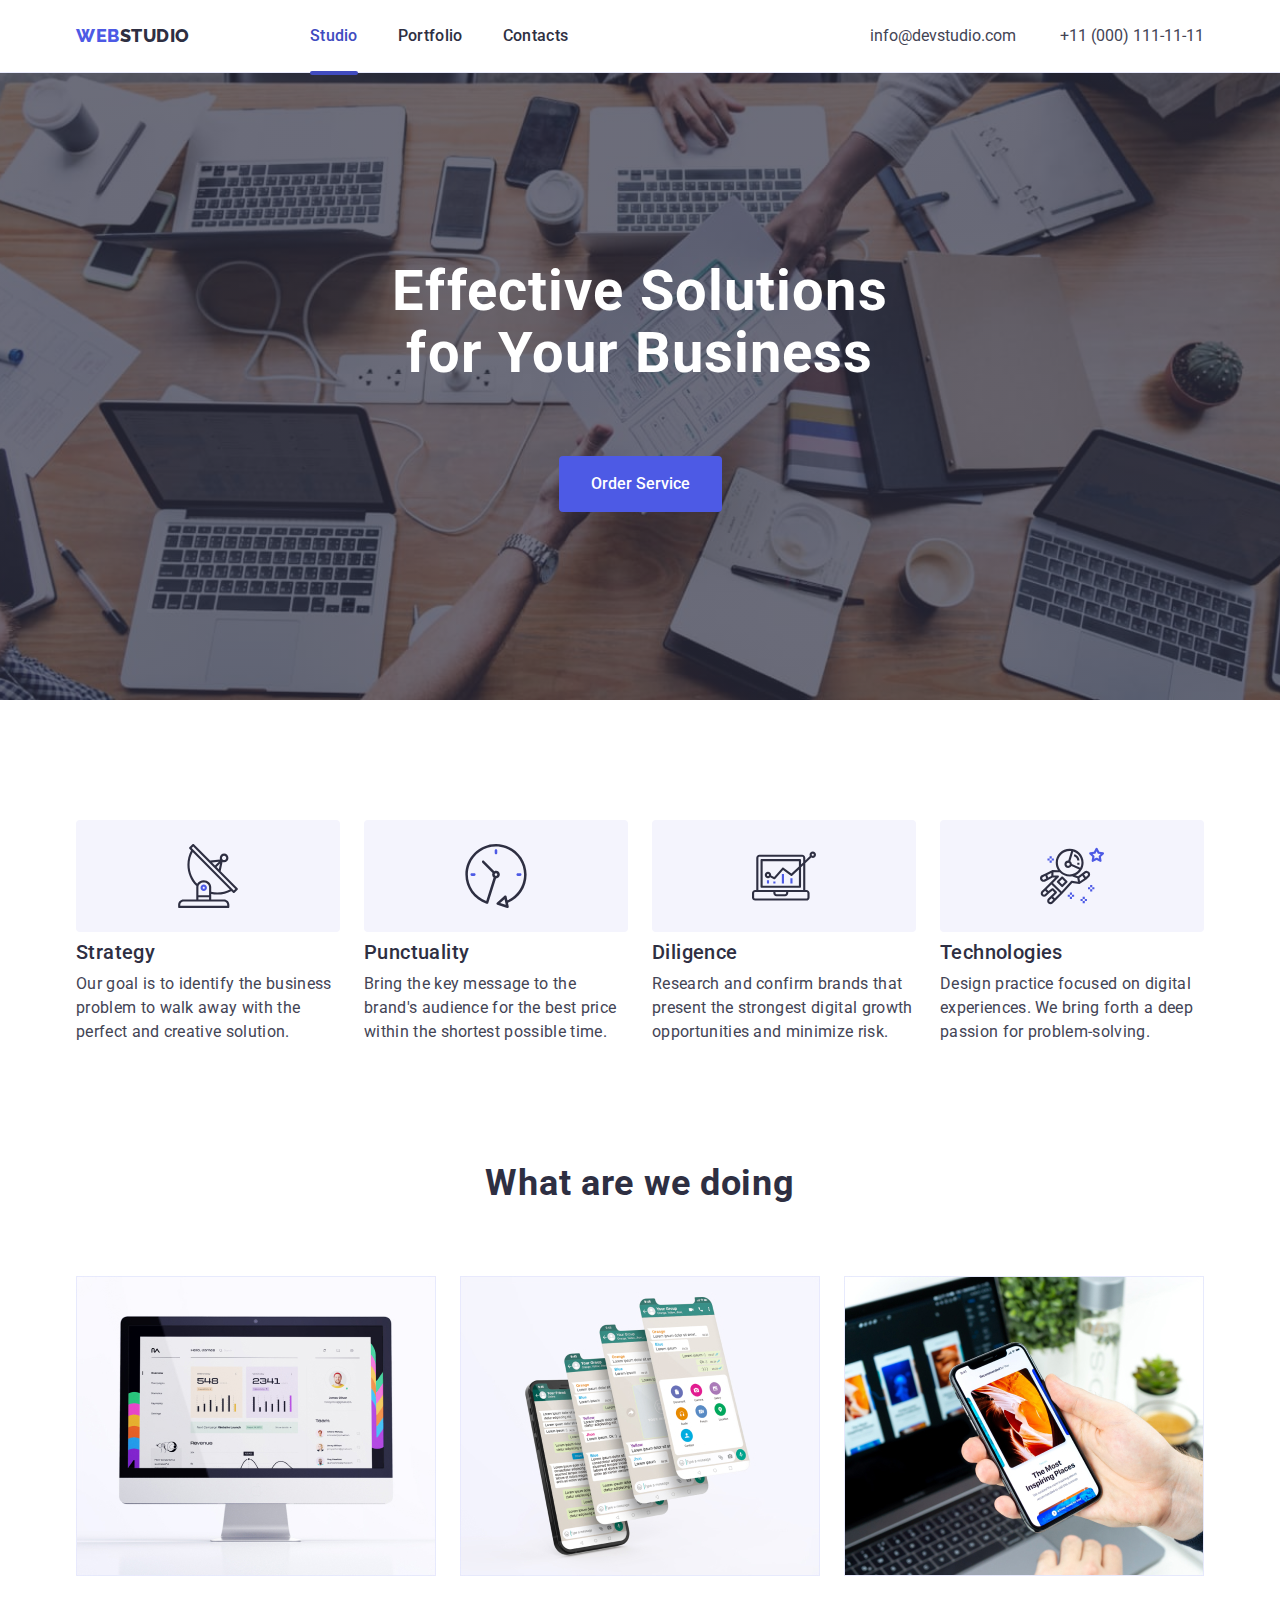
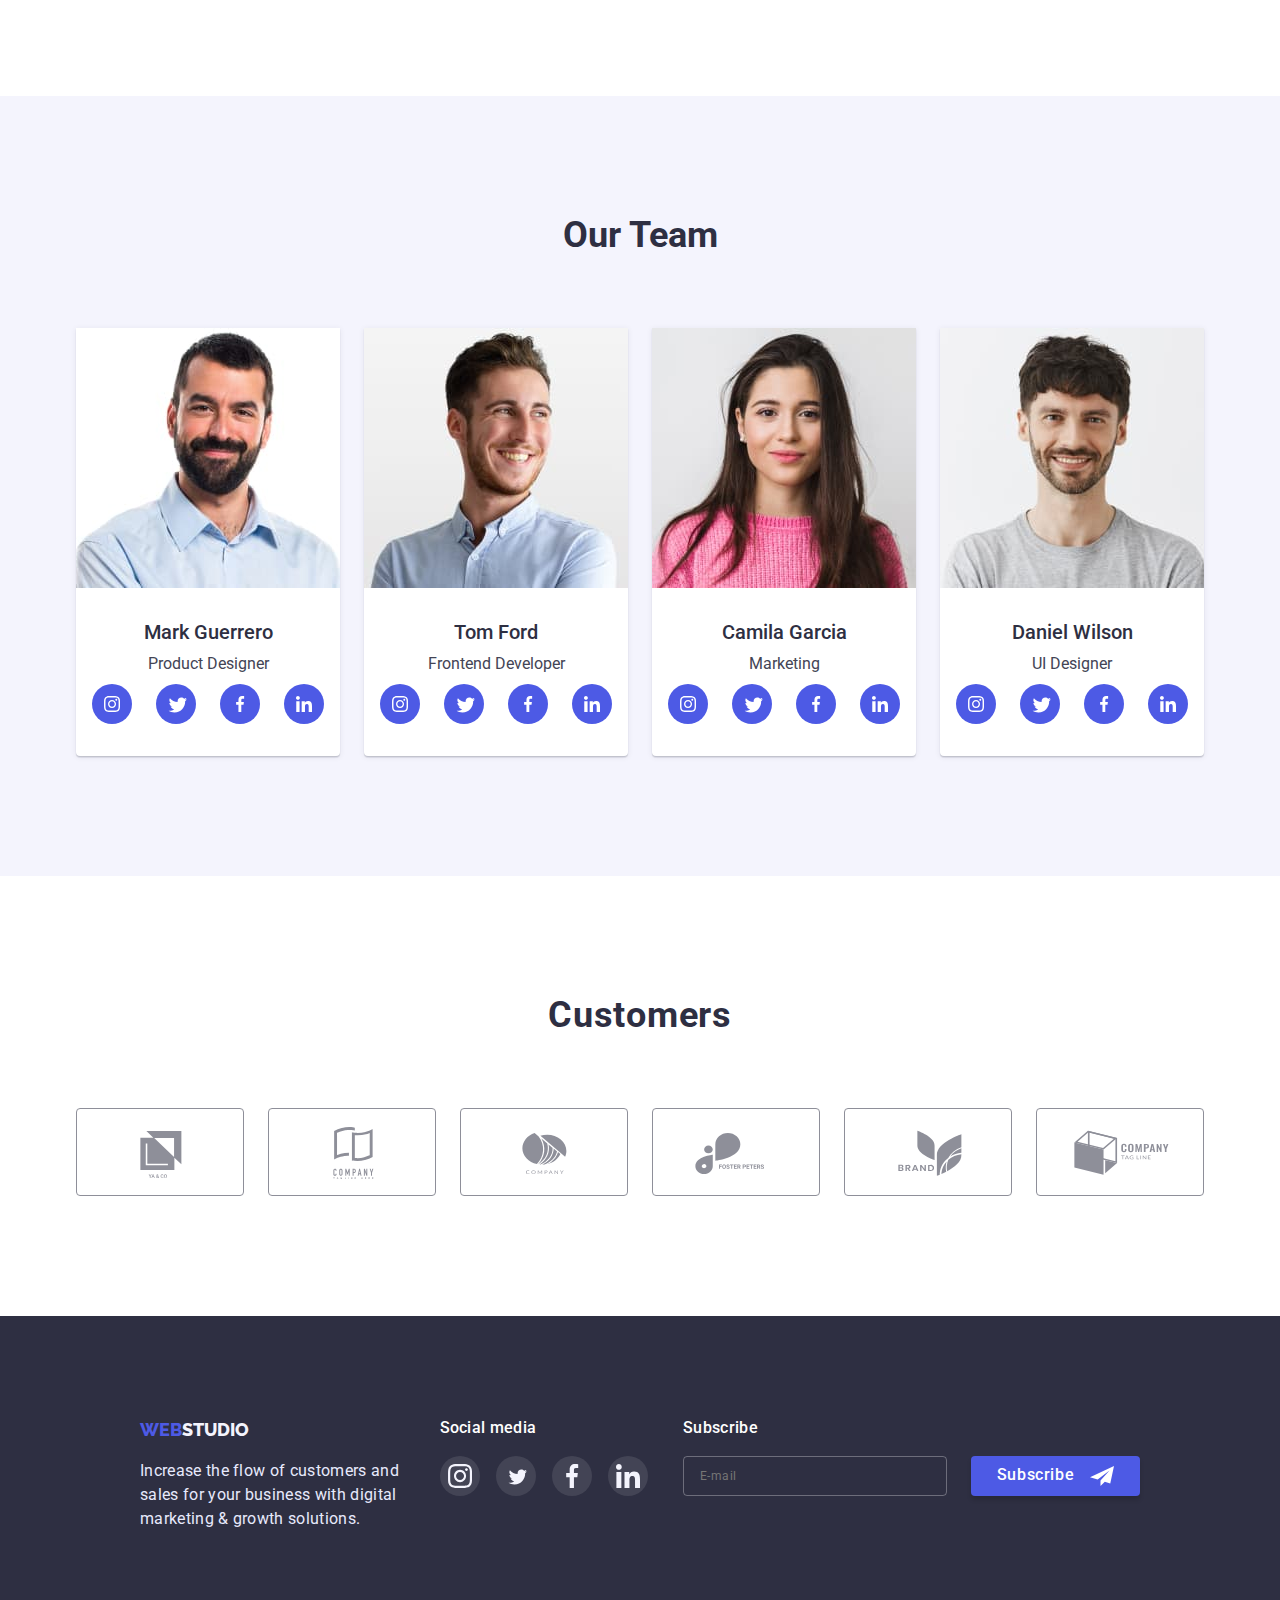
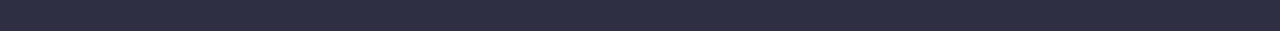
<file: index.html>
<!DOCTYPE html>
<html lang="en">

<head>
  <meta charset="UTF-8" />
  <meta http-equiv="X-UA-Compatible" content="IE=edge" />
  <meta name="viewport" content="width=device-width, initial-scale=1.0" />
  <title>WebStudio</title>
  <link href="https://fonts.googleapis.com/css2?family=Raleway:wght@800&family=Roboto:wght@400;500;700;900&display=swap"
    rel="stylesheet">
  <link rel="stylesheet" href="https://cdnjs.cloudflare.com/ajax/libs/modern-normalize/1.1.0/modern-normalize.min.css">
  <link rel="stylesheet" href="./css/modal.css" />
  <link rel="stylesheet" href="./css/tablet.css" />
  <link rel="stylesheet" href="./css/desktop.css" />
  <link rel="stylesheet" href="./css/styles.css" />
  <link rel="stylesheet" href="./css/mobile.css" />
</head>

<body class="body">

  <!-- Header top -->
  <header class="header-section header-line">
    <div class="container header-flex">
      <div class="header-justify">
        <nav class="block block-modal">

          <!-- nav -->

          <a href="./index.html" class="header-logo">
            <span class="header-logo-color">Web</span>Studio</a>

          <ul class="header-list list block">
            <li class="header-item block">
              <a href="./index.html" class="header-link link active">Studio</a>
            </li>
            <li class="header-item block">
              <a href="./portfolio.html" class="header-link link">Portfolio</a>
            </li>
            <li class="header-item block">
              <a href="" class="header-link link">Contacts</a>
            </li>
          </ul>
        </nav>

        <!-- mobile modal -->

        <button type="button" class="modal-menu-button js-open-menu">
          <svg class="modal-burger-color" width="32" height="22">
            <use href="./images/icons-optymisov.svg#icon-burger"></use>
          </svg>
        </button>
      </div>

      <address class="header-retreat-raz">
        <ul class="list link header-list-address">
          <li class="header-item block-inline">
            <a href="mailto:info@devstudio.com" class="header-info link">info@devstudio.com</a>
          </li>
          <li class="header-item block-inline">
            <a href="tel:+110001111111" class="header-info link link-phone">+11 (000) 111-11-11</a>
          </li>
        </ul>
      </address>
    </div>

    <div class="mobile-menu js-menu-container">
      <div class="container mobile-menu-container">
        <button type="button" class="mobile-menu-close-btn js-close-menu">
          <svg class="mobile-menu-close-icon" width="8" height="8">
            <use href="./images/icons-optymisov.svg#icon-close-black-18dp"></use>
          </svg>
        </button>
        <ul class="mobile-menu-menu">
          <li class="mobile-menu-link">
            <a href="./index.html" class="mobile-menu-text link active">Studio</a>
          </li>
          <li class="mobile-menu-link">
            <a href="./portfolio.html" class="mobile-menu-text link">Portfolio</a>
          </li>
          <li class="mobile-menu-link">
            <a href="" class="mobile-menu-text link">Contacts</a>
          </li>
        </ul>
        <address class="">
          <ul class="mobile-menu-address">
            <li class="mobile-menu-address-link">
              <a href="mailto:info@devstudio.com" class="link mobile-menu-text-address">info@devstudio.com</a>
            </li>
            <li class="mobile-menu-address-link">
              <a href="tel:+110001111111" class="link mobile-menu-text-tel">+11 (000) 111-11-11</a>
            </li>
          </ul>
        </address>
        <ul class="mobile-menu-social-list list">
          <li class="ourteam-social-item">
            <a href="" class="ourteam-social-link link">
              <svg class="social-icon">
                <use href="./images/icons.svg#icon-instagram"></use>
              </svg>
            </a>
          </li>
          <li class="ourteam-social-item">
            <a href="" class="ourteam-social-link link">
              <svg class="social-icon">
                <use href="./images/icons.svg#icon-twitter"></use>
              </svg>
            </a>
          </li>
          <li class="ourteam-social-item">
            <a href="" class="ourteam-social-link link">
              <svg class="social-icon">
                <use href="./images/icons.svg#icon-facebook"></use>
              </svg>
            </a>
          </li>
          <li class="ourteam-social-item">
            <a href="" class="ourteam-social-link link">
              <svg class="social-icon">
                <use href="./images/icons.svg#icon-linkedin"></use>
              </svg>
            </a>
          </li>
        </ul>
      </div>
    </div>
  </header>

  <!-- /Header top -->

  <main>

    <!-- Hero -->

    <section class="hero-section">
      <div class="container">
        <h1 class="hero-image">Effective Solutions for Your Business</h1>

        <button type="button" class="hero-image-btn hero-button" data-modal-open>
          Order Service
        </button>
      </div>
    </section>

    <!-- /Hero -->

    <!-- Our features -->
    <section class="hero-advantages-section">
      <div class="container">
        <h2 class="visually-hidden">About us</h2>
        <ul class="list advantages-block">
          <li class="li-inline-block li-block-dist">
            <div class="hero-advantages-list">
              <svg class="hero-advantages-icon" width="64" height="64">
                <use href="./images/icons.svg#icon-antenna"></use>
              </svg>
            </div>
            <h3 class="hero-advantages-direction">Strategy</h3>
            <p class="hero-advantages-text">
              Our goal is to identify the business problem to walk away with
              the perfect and creative solution.
            </p>
          </li>
          <li class="li-inline-block li-block-dist">
            <div class="hero-advantages-list">
              <svg class="hero-advantages-icon" width="64" height="64">
                <use href="./images/icons.svg#icon-clock"></use>
              </svg>
            </div>
            <h3 class="hero-advantages-direction">Punctuality</h3>
            <p class="hero-advantages-text">
              Bring the key message to the brand's audience for the best price
              within the shortest possible time.
            </p>
          </li>
          <li class="li-inline-block li-block-dist">
            <div class="hero-advantages-list">
              <svg class="hero-advantages-icon" width="64" height="64">
                <use href="./images/icons.svg#icon-diagram"></use>
              </svg>
            </div>
            <h3 class="hero-advantages-direction">Diligence</h3>
            <p class="hero-advantages-text">
              Research and confirm brands that present the strongest digital
              growth opportunities and minimize risk.
            </p>
          </li>
          <li class="li-inline-block li-block-dist">
            <div class="hero-advantages-list">
              <svg class="hero-advantages-icon" width="64" height="64">
                <use href="./images/icons.svg#icon-astronaut"></use>
              </svg>
            </div>
            <h3 class="hero-advantages-direction">Technologies</h3>
            <p class="hero-advantages-text">
              Design practice focused on digital experiences. We bring forth a
              deep passion for problem-solving.
            </p>
          </li>
        </ul>
      </div>
    </section>
    <!-- /About section -->


    <!-- Our work -->
    <section class="wedoing-direction-section">
      <div class="container">
        <h2 class="wedoing-direction-text">What are we doing</h2>
        <ul class="list block">
          <li class="">
            <picture>
              <source media="(max-width: 1440px)" srcset="
                    ./images/desktop-doing-ekran-1x.jpg 1x,
                    ./images/desktop-doing-ekran-2x.jpg 2x
                  " />
              <img src="./images/img1.jpg" alt="website" width="360" height="300" />
            </picture>
          </li>
          <li class="">
            <picture>
              <source media="(max-width: 1440px)" srcset="
                    ./images/desktop-doing-tel-1x.jpg 1x,
                    ./images/desktop-doing-tel-2x.jpg 2x
                  " />
              <img src="./images/img2.jpg" alt="mobile apps" width="360" height="300" />
            </picture>
          </li>
          <li class="">
            <picture>
              <source media="(max-width: 1440px)" srcset="
                    ./images/desktop-doing-net-1x.jpg 1x,
                    ./images/desktop-doing-net-2x.jpg 2x
                  " />
              <img src="./images/img3.jpg" alt="design" width="360" height="300" />
            </picture>
          </li>
        </ul>
      </div>
    </section>
    <!-- /Our work -->

    <!-- Our team -->
    <section class="ourteam-section">
      <div class="container">
        <h2 class="ourteam-title">Our Team</h2>
        <ul class="list ourteam-block">
          <li class="ourteam-item">
            <picture>
              <source media="" srcset="./images/mark-1x.jpg 1x, ./images/mark-2x.jpg 2x" width="264" height="260" />
              <img src="./images/img-a.jpg" alt="Mark Guerrero" width="264" height="260" />
            </picture>

            <div class="ourteam-block-man">
              <h3 class="ourteam-name">Mark Guerrero</h3>
              <p class="ourteam-function">Product Designer</p>
              <ul class="ourteam-social-list list">
                <li class="ourteam-social-item">
                  <a href="" class="ourteam-social-link link">
                    <svg class="ourteam-social-icon">
                      <use href="./images/icons.svg#icon-instagram"></use>
                    </svg>
                  </a>
                </li>
                <li class="ourteam-social-item">
                  <a href="" class="ourteam-social-link link">
                    <svg class="ourteam-social-icon social-icon-twitter">
                      <use href="./images/icons.svg#icon-twitter"></use>
                    </svg>
                  </a>
                </li>
                <li class="ourteam-social-item">
                  <a href="" class="ourteam-social-link link">
                    <svg class="ourteam-social-icon">
                      <use href="./images/icons.svg#icon-facebook"></use>
                    </svg>
                  </a>
                </li>
                <li class="ourteam-social-item">
                  <a href="" class="ourteam-social-link link">
                    <svg class="ourteam-social-icon">
                      <use href="./images/icons.svg#icon-linkedin"></use>
                    </svg>
                  </a>
                </li>
              </ul>
            </div>
          </li>

          <li class="ourteam-item">
            <picture>
              <source media="" srcset="./images/tom-1x.jpg 1x, ./images/tom-2x.jpg 2x" />
              <img src="./images/img-b.jpg" alt="Tom Ford" width="264" height="260" />
            </picture>

            <div class="ourteam-block-man">
              <h3 class="ourteam-name">Tom Ford</h3>
              <p class="ourteam-function">Frontend Developer</p>
              <ul class="ourteam-social-list list">
                <li class="ourteam-social-item">
                  <a href="" class="ourteam-social-link link">
                    <svg class="ourteam-social-icon">
                      <use href="./images/icons.svg#icon-instagram"></use>
                    </svg>
                  </a>
                </li>
                <li class="ourteam-social-item">
                  <a href="" class="ourteam-social-link link">
                    <svg class="ourteam-social-icon social-icon-twitter">
                      <use href="./images/icons.svg#icon-twitter"></use>
                    </svg>
                  </a>
                </li>
                <li class="ourteam-social-item">
                  <a href="" class="ourteam-social-link link">
                    <svg class="ourteam-social-icon">
                      <use href="./images/icons.svg#icon-facebook"></use>
                    </svg>
                  </a>
                </li>
                <li class="ourteam-social-item">
                  <a href="" class="ourteam-social-link link">
                    <svg class="ourteam-social-icon">
                      <use href="./images/icons.svg#icon-linkedin"></use>
                    </svg>
                  </a>
                </li>
              </ul>
            </div>
          </li>

          <li class="ourteam-item">
            <picture>
              <source media="" srcset="./images/cam-1x.jpg 1x, ./images/cam-2x.jpg 2x" />
              <img src="./images/img-c.jpg" alt="Camila Garcia" width="264" height="260" />
            </picture>

            <div class="ourteam-block-man">
              <h3 class="ourteam-name">Camila Garcia</h3>
              <p class="ourteam-function">Marketing</p>
              <ul class="ourteam-social-list list">
                <li class="ourteam-social-item">
                  <a href="" class="ourteam-social-link link">
                    <svg class="ourteam-social-icon">
                      <use href="./images/icons.svg#icon-instagram"></use>
                    </svg>
                  </a>
                </li>
                <li class="ourteam-social-item">
                  <a href="" class="ourteam-social-link link">
                    <svg class="ourteam-social-icon social-icon-twitter">
                      <use href="./images/icons.svg#icon-twitter"></use>
                    </svg>
                  </a>
                </li>
                <li class="ourteam-social-item">
                  <a href="" class="ourteam-social-link link">
                    <svg class="ourteam-social-icon">
                      <use href="./images/icons.svg#icon-facebook"></use>
                    </svg>
                  </a>
                </li>
                <li class="ourteam-social-item">
                  <a href="" class="ourteam-social-link link">
                    <svg class="ourteam-social-icon">
                      <use href="./images/icons.svg#icon-linkedin"></use>
                    </svg>
                  </a>
                </li>
              </ul>
            </div>
          </li>

          <li class="ourteam-item">
            <picture>
              <source media="" srcset="./images/dan-1x.jpg 1x, ./images/dan-2x.jpg 2x" />
              <img src="./images/img-d.jpg" alt="Daniel Wilson" width="264" height="260" />
            </picture>

            <div class="ourteam-block-man">
              <h3 class="ourteam-name">Daniel Wilson</h3>
              <p class="ourteam-function">UI Designer</p>
              <ul class="ourteam-social-list list">
                <li class="ourteam-social-item">
                  <a href="" class="ourteam-social-link link">
                    <svg class="ourteam-social-icon" width="40" height="40">
                      <use href="./images/icons.svg#icon-instagram"></use>
                    </svg>
                  </a>
                </li>
                <li class="ourteam-social-item">
                  <a href="" class="ourteam-social-link link">
                    <svg class="ourteam-social-icon social-icon-twitter">
                      <use href="./images/icons.svg#icon-twitter"></use>
                    </svg>
                  </a>
                </li>
                <li class="ourteam-social-item">
                  <a href="" class="ourteam-social-link link">
                    <svg class="ourteam-social-icon">
                      <use href="./images/icons.svg#icon-facebook"></use>
                    </svg>
                  </a>
                </li>
                <li class="ourteam-social-item">
                  <a href="" class="ourteam-social-link link">
                    <svg class="ourteam-social-icon">
                      <use href="./images/icons.svg#icon-linkedin"></use>
                    </svg>
                  </a>
                </li>
              </ul>
            </div>
          </li>
        </ul>
      </div>
    </section>
    <!-- /Our team -->


    <!-- Customers -->

    <section class="customers-section">
      <div class="container">
        <h2 class="customers-title">Customers</h2>
        <ul class="customers-list list">
          <li class="customers-item">
            <a href="" class="customers-link link"><svg class="customers-icon">
                <use href="./images/icons.svg#icon-client-logo-a"></use>
              </svg>
            </a>
          </li>
          <li class="customers-item">
            <a href="" class="customers-link link"><svg class="customers-icon">
                <use href="./images/icons.svg#icon-client-logo-b"></use>
              </svg>
            </a>
          </li>
          <li class="customers-item">
            <a href="" class="customers-link link"><svg class="customers-icon">
                <use href="./images/icons.svg#icon-client-logo-c"></use>
              </svg>
            </a>
          </li>
          <li class="customers-item">
            <a href="" class="customers-link link"><svg class="customers-icon">
                <use href="./images/icons.svg#icon-client-logo-d"></use>
              </svg>
            </a>
          </li>
          <li class="customers-item">
            <a href="" class="customers-link link"><svg class="customers-icon">
                <use href="./images/icons.svg#icon-client-logo-e"></use>
              </svg>
            </a>
          </li>
          <li class="customers-item">
            <a href="" class="customers-link link"><svg class="customers-icon">
                <use href="./images/icons.svg#icon-client-logo-f"></use>
              </svg>
            </a>
          </li>
        </ul>
      </div>
    </section>
    <!-- /Customers -->

  </main>

  <!-- Footer -->
  <footer class="footer">
    <div class="container">
      <div class="footer-block-block">
        <div class="footer-block">
          <div class="footer-logo">
            <a href="./index.html" class="footer-logo-color">
              <span class="header-logo-color">Web</span>Studio
            </a>
          </div>

          <p class="footer-text">
            Increase the flow of customers and sales for your business with
            digital marketing & growth solutions.
          </p>
        </div>
        <div class="footer-block-social">
          <h3 class="footer-block-social-title">Social media</h3>
          <ul class="footer-social-list list">
            <li class="footer-social-item">
              <a href="" class="footer-social-link link">
                <svg class="social-icon">
                  <use href="./images/icons.svg#icon-instagram"></use>
                </svg>
              </a>
            </li>
            <li class="footer-social-item">
              <a href="" class="footer-social-link link">
                <svg class="social-icon">
                  <use href="./images/icons.svg#icon-twitter"></use>
                </svg>
              </a>
            </li>
            <li class="footer-social-item">
              <a href="" class="footer-social-link link">
                <svg class="social-icon">
                  <use href="./images/icons.svg#icon-facebook"></use>
                </svg>
              </a>
            </li>
            <li class="footer-social-item">
              <a href="" class="footer-social-link link">
                <svg class="social-icon">
                  <use href="./images/icons.svg#icon-linkedin"></use>
                </svg>
              </a>
            </li>
          </ul>
        </div>

        <!-- subscribe  -->
        <div class="footer-form-container">
          <p class="footer-form-text">Subscribe</p>
          <form class="footer-form">
            <label>
              <input type="email" name="user-email" class="footer-modal-form-input" required placeholder="E-mail" />
            </label>
            <button type="submit" class="footer-modal-form-submit">
              <span class="footer-modal-form-submit-text">Subscribe</span>
              <svg class="footer-modal-form-submit-icon" width="24" height="24">
                <use href="./images/icons-optymisov.svg#icon-subscribe"></use>
              </svg>
            </button>
          </form>
        </div>
      </div>
    </div>
  </footer>
  <!-- /Footer -->



  <!-- Modal  -->

  <div class="modal-backdrop is-hidden" data-modal>
    <div class="modal-modal">
      <div>
        <button type="button" class="modal-close-btn" data-modal-close>
          <svg class="modal-close-btn-icon" width="8" height="8">
            <use href="./images/icons-optymisov.svg#icon-close-black-18dp"></use>
          </svg>
        </button>
      </div>

      <div class="modal-grup">
        <p class="modal-grup-text">
          Leave your contacts and we will call you back
        </p>
        <form class="modal-contact-form">
          <div>
            <label for="names" class="modal-label">
              <span class="modal-label-text">Name</span>

              <input type="text" class="modal-contact-form-input" name="fullname" id="names" required
                pattern="^[a-zA-Zа-яА-Я]+$" minlength="2" />
              <svg class="modal-icon" width="22" height="24">
                <use href="./images/icons-optymisov.svg#icon-person-black-18dp-1"></use>
              </svg>
            </label>
          </div>

          <div>
            <label for="phone" class="modal-label">
              <span class="modal-label-text">Phone</span>

              <input type="tel" class="modal-contact-form-input" name="phone" id="phone" required
                pattern="[0-9]{3}-[0-9]{3}-[0-9]{2}-[0-9]{2}" title="xxx-xxx-xx-xx" />
              <svg class="modal-icon" width="22" height="24">
                <use href="./images/icons-optymisov.svg#icon-phone-black-18dp-1"></use>
              </svg>
            </label>
          </div>

          <div>
            <label for="email" class="modal-label">
              <span class="modal-label-text">Email</span>

              <input type="email" class="modal-contact-form-input" name="email" id="email" />
              <svg class="modal-icon" width="22" height="24">
                <use href="./images/icons-optymisov.svg#icon-email-black-18dp-1"></use>
              </svg>
            </label>
          </div>

          <label for="comment" class="modal-label-text">Comment</label>
          <textarea name="user_message" class="modal-for-message" placeholder="Text input" id="comment"></textarea>

          <div>
            <input type="checkbox" name="user_policy" id="user-policy" class="modal-form-check visually-hidden" />
            <label for="user-policy" class="modal-form-check-privacy">I accept the terms and conditions of the&nbsp;
              <a href="" class="modal-form-check-privacy-line">Privacy Policy</a>
            </label>
          </div>

          <div>
            <button type="submit" class="modal-image-btn modal-button">
              <span class="modal-text-btn">Send</span>
            </button>
          </div>
        </form>
      </div>
    </div>
  </div>
  <script src="./js/modal.js"></script>
  <script src="./js/mobile-menu.js"></script>
</body>

</html>
</file>
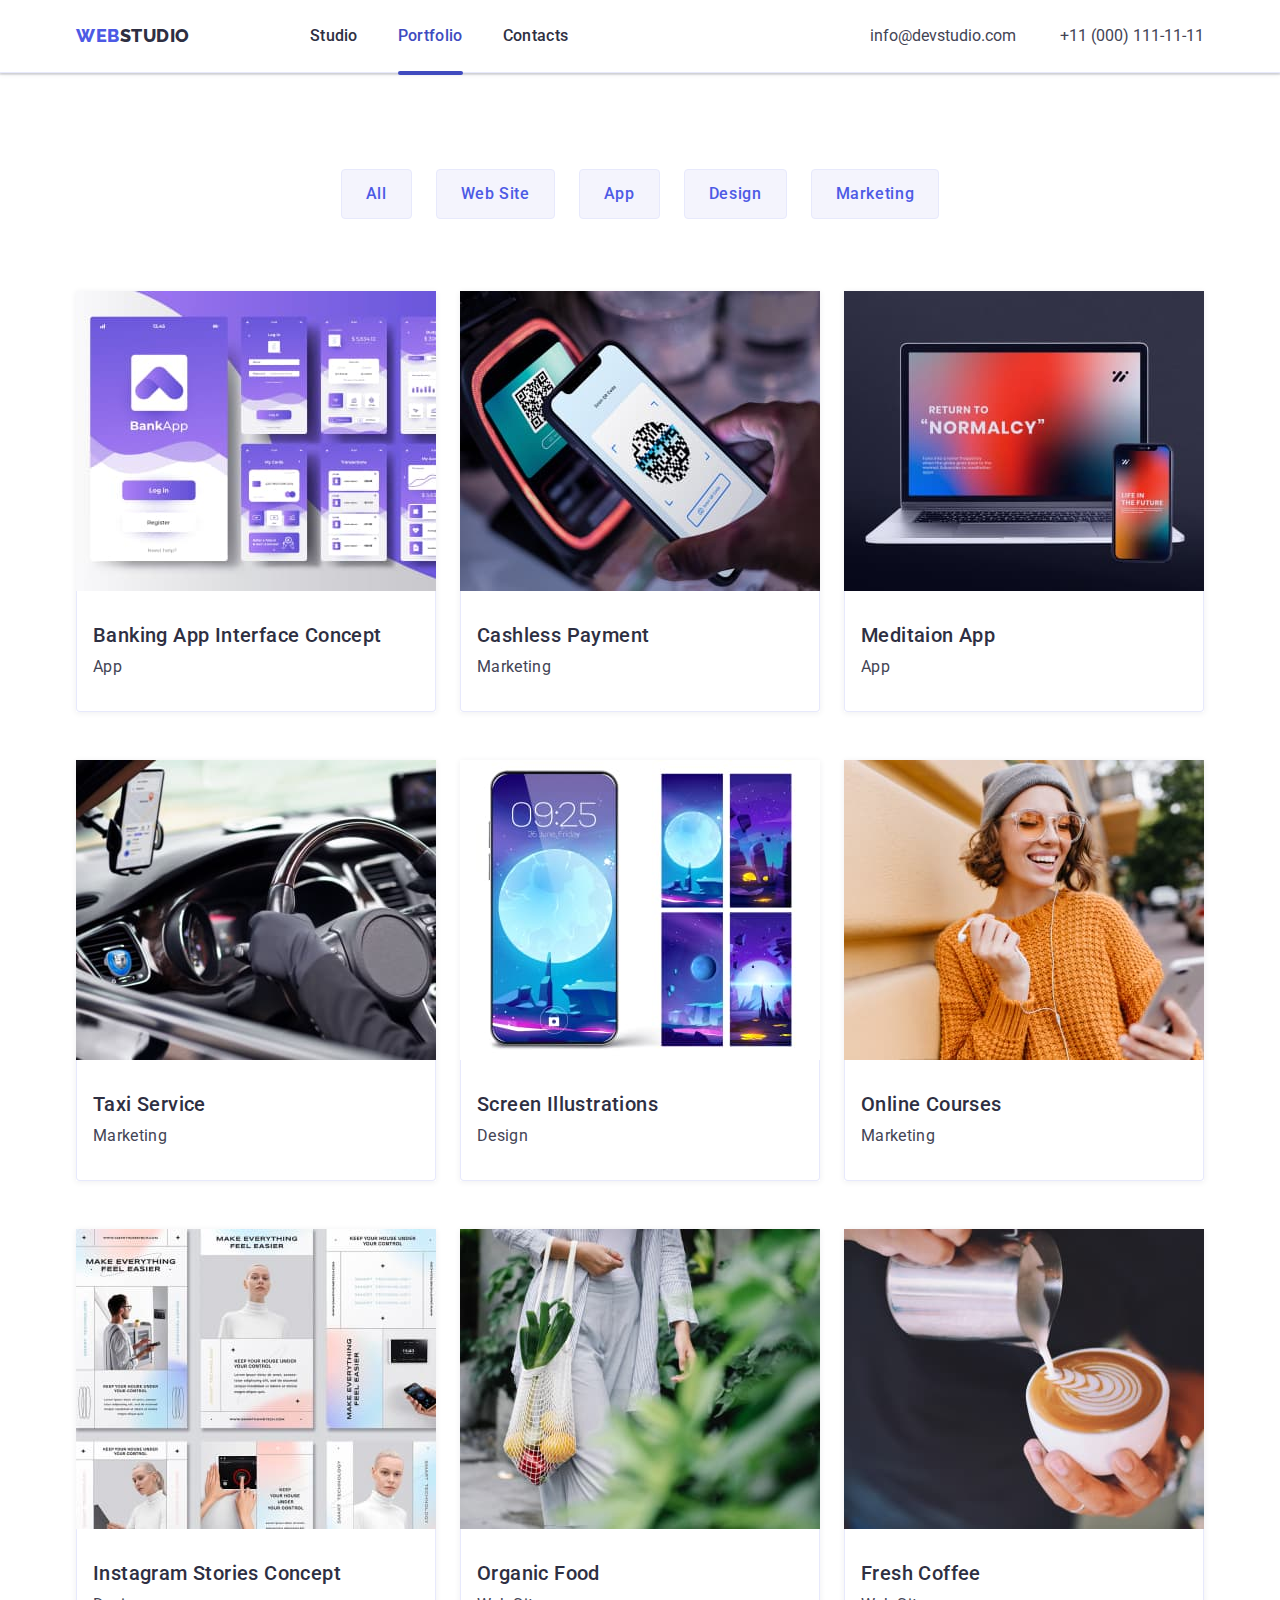
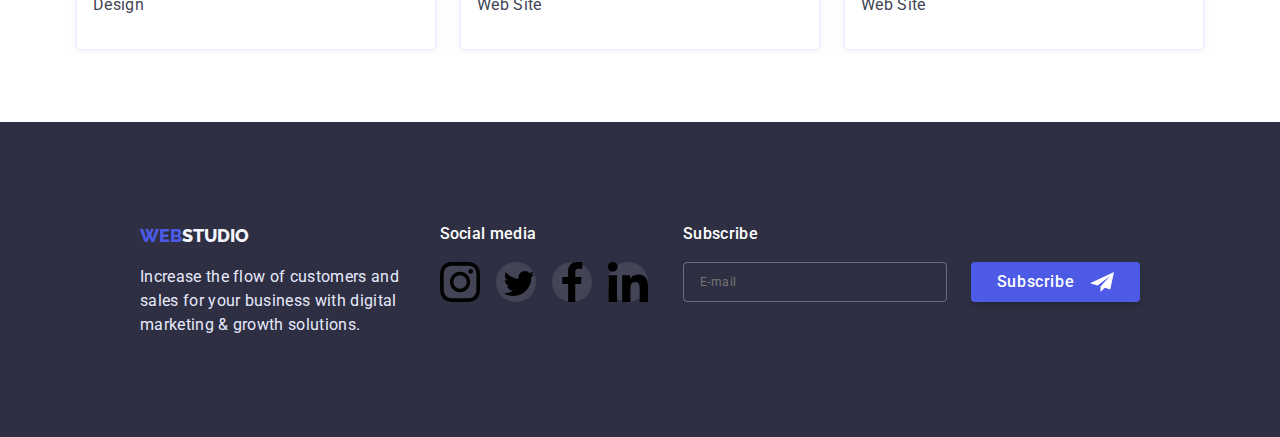
<file: portfolio.html>
<!DOCTYPE html>
<html lang="en">

<head>
  <meta charset="UTF-8" />
  <meta http-equiv="X-UA-Compatible" content="IE=edge" />
  <meta name="viewport" content="width=device-width, initial-scale=1.0" />
  <title>Portfolio</title>
  <link href="https://fonts.googleapis.com/css2?family=Raleway:wght@800&family=Roboto:wght@400;500;700;900&display=swap"
    rel="stylesheet">
  <link rel="stylesheet" href="https://cdnjs.cloudflare.com/ajax/libs/modern-normalize/1.1.0/modern-normalize.min.css">
  <link rel="stylesheet" href="./css/modal.css" />
  <link rel="stylesheet" href="./css/tablet.css" />
  <link rel="stylesheet" href="./css/desktop.css" />
  <link rel="stylesheet" href="./css/styles.css" />
  <link rel="stylesheet" href="./css/mobile.css" />
</head>

<body class="body">

  <!-- Header top -->
  <header class="header-section header-line">
    <div class="container header-flex">
      <div class="header-justify">
        <nav class="block block-modal">

          <!-- nav -->

          <a href="./index.html" class="header-logo">
            <span class="header-logo-color">Web</span>Studio</a>

          <ul class="header-list list block">
            <li class="header-item block">
              <a href="./index.html" class="header-link link">Studio</a>
            </li>
            <li class="header-item block">
              <a href="./portfolio.html" class="header-link link active">Portfolio</a>
            </li>
            <li class="header-item block">
              <a href="" class="header-link link">Contacts</a>
            </li>
          </ul>
        </nav>

        <!-- mobile modal -->

        <button type="button" class="modal-menu-button js-open-menu">
          <svg class="modal-burger-color" width="32" height="22">
            <use href="./images/icons-optymisov.svg#icon-burger"></use>
          </svg>
        </button>
      </div>

      <address class="header-retreat-raz">
        <ul class="list link header-list-address">
          <li class="header-item block-inline">
            <a href="mailto:info@devstudio.com" class="header-info link">info@devstudio.com</a>
          </li>
          <li class="header-item block-inline">
            <a href="tel:+110001111111" class="header-info link">+11 (000) 111-11-11</a>
          </li>
        </ul>
      </address>
    </div>

    <div class="mobile-menu js-menu-container">
      <div class="container mobile-menu-container">
        <button type="button" class="mobile-menu-close-btn js-close-menu">
          <svg class="mobile-menu-close-icon" width="8" height="8">
            <use href="./images/icons-optymisov.svg#icon-close-black-18dp"></use>
          </svg>
        </button>
        <ul class="mobile-menu-menu">
          <li class="mobile-menu-link">
            <a href="./index.html" class="mobile-menu-text link">Studio</a>
          </li>
          <li class="mobile-menu-link">
            <a href="./portfolio.html" class="mobile-menu-text link active">Portfolio</a>
          </li>
          <li class="mobile-menu-link">
            <a href="" class="mobile-menu-text link">Contacts</a>
          </li>
        </ul>
        <address class="">
          <ul class="mobile-menu-address">
            <li class="mobile-menu-address-link">
              <a href="mailto:info@devstudio.com" class="link mobile-menu-text-address">info@devstudio.com</a>
            </li>
            <li class="mobile-menu-address-link">
              <a href="tel:+110001111111" class="link mobile-menu-text-tel">+11 (000) 111-11-11</a>
            </li>
          </ul>
        </address>
        <ul class="mobile-menu-social-list list">
          <li class="ourteam-social-item">
            <a href="" class="ourteam-social-link link">
              <svg class="ourteam-social-icon">
                <use href="./images/icons.svg#icon-instagram"></use>
              </svg>
            </a>
          </li>
          <li class="ourteam-social-item">
            <a href="" class="ourteam-social-link link">
              <svg class="ourteam-social-icon">
                <use href="./images/icons.svg#icon-twitter"></use>
              </svg>
            </a>
          </li>
          <li class="ourteam-social-item">
            <a href="" class="ourteam-social-link link">
              <svg class="ourteam-social-icon">
                <use href="./images/icons.svg#icon-facebook"></use>
              </svg>
            </a>
          </li>
          <li class="ourteam-social-item">
            <a href="" class="ourteam-social-link link">
              <svg class="ourteam-social-icon">
                <use href="./images/icons.svg#icon-linkedin"></use>
              </svg>
            </a>
          </li>
        </ul>
      </div>
    </div>
  </header>

  <!-- /Header top -->


  <main>
    <!-- Content section -->

    <section class="backdown-to-prtf">
      <div class="container">
        <h1 class="visually-hidden">Portfolio</h1>

        <ul class="prtf-filtr list prtf-block">
          <li class="prtf-block-dis">
            <button type="button" class="prtf-btn">All</button>
          </li>
          <li class="prtf-block-dist">
            <button type="button" class="prtf-btn">Web Site</button>
          </li>
          <li class="prtf-block-dist">
            <button type="button" class="prtf-btn">App</button>
          </li>
          <li class="prtf-block-dist">
            <button type="button" class="prtf-btn">Design</button>
          </li>
          <li class="prtf-block-dist">
            <button type="button" class="prtf-btn">Marketing</button>
          </li>
        </ul>

        <!-- CARDS -->

        <ul class="list cards-block">
          <li class="card-list-item">
            <a href="" class="link card">
              <div class="card-list-wrapper">
                <picture>
                  <source media="(min-width: 1200px)" srcset="
                        ./images/desktop-banking.jpg    1x,
                        ./images/desktop-banking@2x.jpg 2x
                      " />
                  <source media="(min-width: 767px)" srcset="
                        ./images/tablet-banking.jpg    1x,
                        ./images/tablet-banking@2x.jpg 2x
                      " />
                  <source media="(max-width: 767px)" srcset="
                        ./images/mobile-banking.jpg    1x,
                        ./images/mobile-banking@2x.jpg 2x
                      " />
                  <img src="./images/project1-1.jpg" alt="Banking App Interface Concept" width="360" height="300" />
                </picture>
                <p class="card-overlay">
                  14 Stylish and User-Friendly App Design Concepts · Task
                  Manager App · Calorie Tracker App · Exotic Fruit Ecommerce
                  App · Cloud Storage App
                </p>
              </div>
              <div class="card-block-text">
                <h2 class="cards-name">Banking App Interface Concept</h2>
                <p class="cards-direction">App</p>
              </div>
            </a>
          </li>

          <li class="card-list-item">
            <a href="" class="link card">
              <div class="card-list-wrapper">
                <picture>
                  <source media="(min-width: 1200px)" srcset="
                        ./images/desktop-cashless.jpg    1x,
                        ./images/desktop-cashless@2x.jpg 2x
                      " />
                  <source media="(min-width: 767px)" srcset="
                        ./images/tablet-cashless.jpg    1x,
                        ./images/tablet-cashless@2x.jpg 2x
                      " />
                  <source media="(max-width: 767px)" srcset="
                        ./images/mobile-cashless.jpg    1x,
                        ./images/mobile-cashless@2x.jpg 2x
                      " />
                  <img src="./images/project1-2.jpg" alt="Cashless Payment" width="360" height="300" />
                </picture>
                <p class="card-overlay">
                  14 Stylish and User-Friendly App Design Concepts · Task
                  Manager App · Calorie Tracker App · Exotic Fruit Ecommerce
                  App · Cloud Storage App
                </p>
              </div>
              <div class="card-block-text">
                <h2 class="cards-name">Cashless Payment</h2>
                <p class="cards-direction">Marketing</p>
              </div>
            </a>
          </li>

          <li class="card-list-item">
            <a href="" class="link card">
              <div class="card-list-wrapper">
                <picture>
                  <source media="(min-width: 1200px)" srcset="
                        ./images/desktop-meditaion.jpg    1x,
                        ./images/desktop-meditaion@2x.jpg 2x
                      " />
                  <source media="(min-width: 767px)" srcset="
                        ./images/tablet-meditaion.jpg    1x,
                        ./images/tablet-meditaion@2x.jpg 2x
                      " />
                  <source media="(max-width: 767px)" srcset="
                        ./images/mobile-meditaion.jpg    1x,
                        ./images/mobile-meditaion@2x.jpg 2x
                      " />
                  <img src="./images/project1-3.jpg" alt="Meditaion App" width="360" height="300" />
                </picture>
                <p class="card-overlay">
                  14 Stylish and User-Friendly App Design Concepts · Task
                  Manager App · Calorie Tracker App · Exotic Fruit Ecommerce
                  App · Cloud Storage App
                </p>
              </div>
              <div class="card-block-text">
                <h2 class="cards-name">Meditaion App</h2>
                <p class="cards-direction">App</p>
              </div>
            </a>
          </li>

          <li class="card-list-item">
            <a href="" class="link card">
              <div class="card-list-wrapper">
                <picture>
                  <source media="(min-width: 1200px)" srcset="
                        ./images/desktop-taxi.jpg    1x,
                        ./images/desktop-taxi@2x.jpg 2x
                      " />
                  <source media="(min-width: 767px)" srcset="
                        ./images/tablet-taxi.jpg    1x,
                        ./images/tablet-taxi@2x.jpg 2x
                      " />
                  <source media="(max-width: 767px)" srcset="
                        ./images/mobile-taxi.jpg    1x,
                        ./images/mobile-taxi@2x.jpg 2x
                      " />
                  <img src="./images/project2-1.jpg" alt="Taxi Service" width="360" height="300" />
                </picture>
                <p class="card-overlay">
                  14 Stylish and User-Friendly App Design Concepts · Task
                  Manager App · Calorie Tracker App · Exotic Fruit Ecommerce
                  App · Cloud Storage App
                </p>
              </div>
              <div class="card-block-text">
                <h2 class="cards-name">Taxi Service</h2>
                <p class="cards-direction">Marketing</p>
              </div>
            </a>
          </li>

          <li class="card-list-item">
            <a href="" class="link card">
              <div class="card-list-wrapper">
                <picture>
                  <source media="(min-width: 1200px)" srcset="
                        ./images/desktop-screen.jpg    1x,
                        ./images/desktop-screen@2x.jpg 2x
                      " />
                  <source media="(min-width: 767px)" srcset="
                        ./images/tablet-screen.jpg    1x,
                        ./images/tablet-screen@2x.jpg 2x
                      " />
                  <source media="(max-width: 767px)" srcset="
                        ./images/mobile-screen.jpg    1x,
                        ./images/mobile-screen@2x.jpg 2x
                      " />
                  <img src="./images/project2-2.jpg" alt="Screen Illustrations" width="360" height="300" />
                </picture>
                <p class="card-overlay">
                  14 Stylish and User-Friendly App Design Concepts · Task
                  Manager App · Calorie Tracker App · Exotic Fruit Ecommerce
                  App · Cloud Storage App
                </p>
              </div>
              <div class="card-block-text">
                <h2 class="cards-name">Screen Illustrations</h2>
                <p class="cards-direction">Design</p>
              </div>
            </a>
          </li>

          <li class="card-list-item">
            <a href="" class="link card">
              <div class="card-list-wrapper">
                <picture>
                  <source media="(min-width: 1200px)" srcset="
                        ./images/desktop-courses.jpg    1x,
                        ./images/desktop-courses@2x.jpg 2x
                      " />
                  <source media="(min-width: 767px)" srcset="
                        ./images/tablet-courses.jpg    1x,
                        ./images/tablet-courses@2x.jpg 2x
                      " />
                  <source media="(max-width: 767px)" srcset="
                        ./images/mobile-courses.jpg    1x,
                        ./images/mobile-courses@2x.jpg 2x
                      " />
                  <img src="./images/project2-3.jpg" alt="Online Courses" width="360" height="300" />
                </picture>
                <p class="card-overlay">
                  14 Stylish and User-Friendly App Design Concepts · Task
                  Manager App · Calorie Tracker App · Exotic Fruit Ecommerce
                  App · Cloud Storage App
                </p>
              </div>
              <div class="card-block-text">
                <h2 class="cards-name">Online Courses</h2>
                <p class="cards-direction">Marketing</p>
              </div>
            </a>
          </li>

          <li class="card-list-item">
            <a href="" class="link card">
              <div class="card-list-wrapper">
                <picture>
                  <source media="(min-width: 1200px)" srcset="
                        ./images/desktop-stories.jpg    1x,
                        ./images/desktop-stories@2x.jpg 2x
                      " />
                  <source media="(min-width: 767px)" srcset="
                        ./images/tablet-stories.jpg    1x,
                        ./images/tablet-stories@2x.jpg 2x
                      " />
                  <source media="(max-width: 767px)" srcset="
                        ./images/mobile-stories.jpg    1x,
                        ./images/mobile-stories@2x.jpg 2x
                      " />
                  <img src="./images/project3-1.jpg" alt="Instagram Stories Concept" width="360" height="300" />
                </picture>
                <p class="card-overlay">
                  14 Stylish and User-Friendly App Design Concepts · Task
                  Manager App · Calorie Tracker App · Exotic Fruit Ecommerce
                  App · Cloud Storage App
                </p>
              </div>
              <div class="card-block-text">
                <h2 class="cards-name">Instagram Stories Concept</h2>
                <p class="cards-direction">Design</p>
              </div>
            </a>
          </li>

          <li class="card-list-item">
            <a href="" class="link card">
              <div class="card-list-wrapper">
                <picture>
                  <source media="(min-width: 1200px)" srcset="
                        ./images/desktop-food.jpg    1x,
                        ./images/desktop-food@2x.jpg 2x
                      " />
                  <source media="(min-width: 767px)" srcset="
                        ./images/tablet-food.jpg    1x,
                        ./images/tablet-food@2x.jpg 2x
                      " />
                  <source media="(max-width: 767px)" srcset="
                        ./images/mobile-food.jpg    1x,
                        ./images/mobile-food@2x.jpg 2x
                      " />
                  <img src="./images/project3-2.jpg" alt="Organic Food" width="360" height="300" />
                </picture>
                <p class="card-overlay">
                  14 Stylish and User-Friendly App Design Concepts · Task
                  Manager App · Calorie Tracker App · Exotic Fruit Ecommerce
                  App · Cloud Storage App
                </p>
              </div>
              <div class="card-block-text">
                <h2 class="cards-name">Organic Food</h2>
                <p class="cards-direction">Web Site</p>
              </div>
            </a>
          </li>

          <li class="card-list-item">
            <a href="" class="link card">
              <div class="card-list-wrapper">
                <picture>
                  <source media="(min-width: 1200px)" srcset="
                        ./images/desktop-coffee.jpg    1x,
                        ./images/desktop-coffee@2x.jpg 2x
                      " />
                  <source media="(min-width: 767px)" srcset="
                        ./images/tablet-coffee.jpg    1x,
                        ./images/tablet-coffee@2x.jpg 2x
                      " />
                  <source media="(max-width: 767px)" srcset="
                        ./images/mobile-coffee.jpg    1x,
                        ./images/mobile-coffee@2x.jpg 2x
                      " />
                  <img src="./images/project3-3.jpg" alt="Fresh Coffee" width="360" height="300" />
                </picture>
                <p class="card-overlay">
                  14 Stylish and User-Friendly App Design Concepts · Task
                  Manager App · Calorie Tracker App · Exotic Fruit Ecommerce
                  App · Cloud Storage App
                </p>
              </div>
              <div class="card-block-text">
                <h2 class="cards-name">Fresh Coffee</h2>
                <p class="cards-direction">Web Site</p>
              </div>
            </a>
          </li>
        </ul>
      </div>
    </section>
  </main>

  <!-- /CARDS -->

  <!-- Footer -->
  <footer class="footer">
    <div class="container">
      <div class="footer-block-block">
        <div class="footer-block">
          <div class="footer-logo">
            <a href="./index.html" class="footer-logo-color">
              <span class="header-logo-color">Web</span>Studio
            </a>
          </div>

          <p class="footer-text">
            Increase the flow of customers and sales for your business with
            digital marketing & growth solutions.
          </p>
        </div>
        <div class="footer-block-social">
          <h3 class="footer-block-social-title">Social media</h3>
          <ul class="footer-social-list list">
            <li class="footer-social-item">
              <a href="" class="footer-social-link link">
                <svg class="footer-social-icon">
                  <use href="./images/icons.svg#icon-instagram"></use>
                </svg>
              </a>
            </li>
            <li class="footer-social-item">
              <a href="" class="footer-social-link link">
                <svg class="footer-social-icon">
                  <use href="./images/icons.svg#icon-twitter"></use>
                </svg>
              </a>
            </li>
            <li class="footer-social-item">
              <a href="" class="footer-social-link link">
                <svg class="footer-social-icon">
                  <use href="./images/icons.svg#icon-facebook"></use>
                </svg>
              </a>
            </li>
            <li class="footer-social-item">
              <a href="" class="footer-social-link link">
                <svg class="footer-social-icon">
                  <use href="./images/icons.svg#icon-linkedin"></use>
                </svg>
              </a>
            </li>
          </ul>
        </div>

        <!-- subscribe  -->
        <div class="footer-form-container">
          <p class="footer-form-text">Subscribe</p>
          <form class="footer-form">
            <label>
              <input type="email" name="user-email" class="footer-modal-form-input" required placeholder="E-mail" />
            </label>
            <button type="submit" class="footer-modal-form-submit">
              <span class="footer-modal-form-submit-text">Subscribe</span>
              <svg class="footer-modal-form-submit-icon" width="24" height="24">
                <use href="./images/icons-optymisov.svg#icon-subscribe"></use>
              </svg>
            </button>
          </form>
        </div>
      </div>
    </div>
  </footer>
  <!-- /Footer -->

  <script src="./js/mobile-menu.js"></script>
</body>

</html>
</file>
<file: css/modal.css>
@media screen and (min-width: 480px) {
  .container {
    /* max-width: 428px; */
    margin-left: auto;
    margin-right: auto;
  }
}

@media screen and (min-width: 767px) {
  .modal-menu-button {
    display: none;
  }

  .modal-menu-button {
    border: none;
    line-height: 0;
  }

  /* .header-section {
    padding-top: 16px;
    padding-bottom: 16px;
  } */
}

button {
  padding: 0;
  border-width: 0;
  background-color: transparent;
}

.modal-burger-color {
  background-color: var(--main-title-color);
  stroke: #2e2f42;
  /* width: 32px;
  height: 22px; */
}

@media screen and (max-width: 767px) {
  .header-list {
    display: none;
  }
}

@media screen and (max-width: 767px) {
  .header-list-address {
    display: none;
  }
}

.header-justify {
  display: flex;
  justify-content: space-between;
  align-items: center;
  padding-top: 24px;
  padding-bottom: 24px;
}

/*hero image*/

.hero-section {
  background-image: linear-gradient(
      rgba(46, 47, 66, 0.7),
      rgba(46, 47, 66, 0.7)
    ),
    url(../images/mobile-hero-img-1x.jpg);
}

@media screen and (min-device-pixel-ratio: 2) and (max-width: 767px),
  screen and (min-resolution: 192dpi) and (max-width: 767px),
  screen and (min-resolution: 2dppx) and (max-width: 767px) {
  .hero-section {
    background-image: linear-gradient(
        rgba(46, 47, 66, 0.7),
        rgba(46, 47, 66, 0.7)
      ),
      url(../images/mobile-hero-img-2x.jpg);
  }
}

@media screen and (max-width: 767px) {
  .hero-image {
    font-size: 36px;
    line-height: 1.11;
    text-transform: capitalize;
    max-width: 320px;
  }
}

/* hero-advantages */

@media screen and (max-width: 767px) {
  .hero-advantages-icon {
    display: none;
  }

  .hero-advantages-direction {
    font-weight: 700;
    font-size: 36px;
    line-height: 1.11;
    margin-bottom: 8px;
  }

  .hero-advantages-text {
    font-weight: 500;
    font-size: 16px;
    line-height: 1.5;
    letter-spacing: 0.02em;
  }

  .hero-advantages-section {
    padding-top: 96px;
    padding-bottom: 96px;
  }

  .hero-advantages-direction {
    text-align: center;
  }

  .li-inline-block {
    /* max-width: 396px;
    height: 96px; */
    display: inline-block;
    margin-bottom: 72px;
  }
}

.li-inline-block:last-child {
  margin-bottom: 0;
}

/* wedoing-direction */

@media screen and (max-width: 767px) {
  .wedoing-direction-section {
    display: none;
  }
}

/* ourteam-section */

@media screen and (max-width: 767px) {
  .ourteam-section {
    padding-top: 96px;
    padding-bottom: 128px;
  }

  .ourteam-block {
    display: block;
  }

  .ourteam-item {
    margin-bottom: 72px;
    margin-left: auto;
    margin-right: auto;
    max-width: 264px;
  }

  .ourteam-item:last-child {
    margin-bottom: 0;
  }

  .ourteam-social-list {
    margin-left: 14px;
    margin-right: 14px;
  }

  .ourteam-social-list {
    display: flex;
    justify-content: space-evenly;
    margin-top: 8px;
  }
}

/*---- Customers ----*/

@media screen and (max-width: 767px) {
  .customers-section {
    padding-top: 96px;
    padding-bottom: 96px;
  }

  .customers-list {
    gap: 72px 16px;
  }

  .customers-link {
    width: 190px;
    height: 88px;
  }

  .customers-icon {
    width: 110px;
    height: 56px;
  }
}

/*----- footer -----*/

@media screen and (max-width: 767px) {
  .footer {
    background: var(--accent-color-logo-dark);
    padding-top: 96px;
    padding-bottom: 96px;
  }

  .footer-block-block {
    display: block;
  }

  .footer-block {
    max-width: 268px;
    display: block;
    margin-left: auto;
    margin-right: auto;
    margin-bottom: 72px;
  }

  .footer-block-social {
    width: 268px;
    display: block;
    margin-left: auto;
    margin-right: auto;
    margin-bottom: 72px;
  }

  .footer-block-social-title {
    text-align: center;
  }

  .footer-logo {
    margin-bottom: 16px;
    text-align: center;
  }

  /* subscribe */

  .footer-form-text {
    text-align: center;
    font-weight: 500;
    color: #ffffff;
    margin-bottom: 16px;
  }

  .footer-modal-form-input {
    color: #ffffff;
    background-color: inherit;
    width: 100%;
    margin-bottom: 16px;
    border: 1px solid rgba(255, 255, 255, 0.3);
    border-radius: 4px;
    padding: 9px 16px;
    transition: border-color var(--timing);
  }

  .footer-modal-form-input::placeholder {
    font-size: 12px;
    line-height: 2;
    letter-spacing: 0.04em;
    color: rgba(255, 255, 255, 0.6);
  }

  .footer-modal-form-input:focus {
    outline: none;
    border-color: #4d5ae5;
  }

  .footer-modal-form-submit {
    margin: 0 auto;
    display: flex;
    justify-content: center;
    align-items: center;
    min-width: 169px;
    align-self: center;
    padding: 8px 24px;
    background-color: #4d5ae5;
    border: none;
    box-shadow: 0px 4px 4px rgba(0, 0, 0, 0.15);
    border-radius: 4px;
    transition: background-color var(--timing);
  }

  .footer-modal-form-submit:hover,
  .footer-modal-form-submit:focus {
    background-color: var(--color-button-link);
    cursor: pointer;
  }

  .footer-modal-form-submit-text {
    font-weight: 500;
    font-size: 16px;
    line-height: 1.15;
    letter-spacing: 0.04em;
    color: #ffffff;
    margin-right: 16px;
  }

  .footer-modal-form-submit-icon {
    fill: #ffffff;
  }
}
</file>
<file: css/tablet.css>
@media screen and (min-width: 767px) {
  .container {
    max-width: 768px;
    flex-direction: column;
  }
  .block {
    display: inline-block;
  }
  .header-item {
    margin-left: 40px;
  }
  /* .header-item:first-child {
    margin-left: 0;
  } */
  .header-info {
    font-size: 12px;
    line-height: 1.33;
    margin-bottom: 4px;
  }
  .link-phone {
    margin-left: 0;
    margin-bottom: 0px;
  }
  .header-flex {
    display: flex;
    flex-direction: row;
    justify-content: space-between;
    align-items: center;
  }
  .header-logo {
    margin-right: 80px;
  }
  .li-inline-block:nth-last-child(-n + 2) {
    margin-bottom: 0;
  }
}

/*hero image*/

@media screen and (min-width: 767px) {
  .hero-section {
    padding-top: 112px;
    padding-bottom: 112px;
    background-image: linear-gradient(
        rgba(46, 47, 66, 0.7),
        rgba(46, 47, 66, 0.7)
      ),
      url(../images/tablet-hero-img-1x.jpg);
    /* height: 436px; */
  }
}

@media screen and (min-device-pixel-ratio: 2) and (min-width: 767px),
  screen and (min-resolution: 192dpi) and (min-width: 767px),
  screen and (min-resolution: 2dppx) and (min-width: 767px) {
  .hero-section {
    background-image: linear-gradient(
        rgba(46, 47, 66, 0.7),
        rgba(46, 47, 66, 0.7)
      ),
      url(../images/tablet-hero-img-2x.jpg);
    /* height: 436px; */
  }
}

@media screen and (min-width: 767px) {
  .hero-image {
    font-size: 56px;
    line-height: 1.1;
    width: 520px;
    margin-bottom: 40px;
    /* padding: 112px 0 40px 0; */
  }
}

/* hero-advantages */

@media screen and (min-width: 767px) {
  .hero-advantages-icon {
    display: none;
  }

  .hero-advantages-direction {
    font-weight: 700;
    font-size: 36px;
    line-height: 1.11;
    margin-bottom: 8px;
  }

  .hero-advantages-text {
    font-weight: 500;
    font-size: 16px;
    line-height: 1.5;
  }

  .hero-advantages-section {
    padding-top: 96px;
    padding-bottom: 96px;
  }

  .li-inline-block {
    width: 356px;
    /* height: 120px; */
    display: inline-block;
    margin-bottom: 72px;
  }

  .advantages-block {
    display: flex;
    width: 736px;
    flex-wrap: wrap;
    justify-content: space-between;
  }
}

/* wedoing-direction */

@media screen and (min-width: 768px) {
  .wedoing-direction-section {
    display: none;
  }
}

/* ourteam-section */

@media screen and (min-width: 767px) {
  .ourteam-section {
    padding-top: 96px;
    padding-bottom: 104px;
  }

  .ourteam-block {
    display: flex;
    flex-wrap: wrap;
    gap: 64px 24px;
    justify-content: center;
  }

  .ourteam-social-list {
    margin-left: 14px;
    margin-right: 14px;
  }

  .ourteam-social-list {
    display: flex;
    justify-content: space-between;
    margin-top: 8px;
  }
}

/*---- customers ----*/

@media screen and (min-width: 767px) {
  .customers-section {
    padding-top: 96px;
    padding-bottom: 96px;
  }

  .customers-list {
    gap: 72px 24px;
  }

  .customers-link {
    width: 168px;
    height: 88px;
  }

  .customers-icon {
    width: 104px;
    height: 56px;
  }
}

/*----- footer -----*/

@media screen and (min-width: 767px) {
  .footer {
    background: var(--accent-color-logo-dark);
    padding-top: 96px;
    padding-bottom: 96px;
    padding-left: 108px;
    padding-right: 108px;
  }

  .footer-block-block {
    width: 584px;
    display: flex;
    flex-wrap: wrap;
    gap: 0 24px;
    padding-left: 16px;
    padding-right: 16px;
    margin-left: auto;
    margin-right: auto;
  }

  .footer-block {
    width: 264px;
    margin-bottom: 72px;
  }

  .footer-block-social {
    width: 208px;
  }

  .footer-subscribe-grop {
    position: relative;
  }

  .footer-subscribe-btn {
    position: absolute;
    top: -40px;
    right: -175px;
  }

  .footer-form-text {
    font-weight: 500;
    color: #ffffff;
    margin-bottom: 16px;
    font-size: 16px;
    line-height: 1.5;
    letter-spacing: 0.02em;
  }

  .footer-form {
    display: flex;
    justify-content: center;
    align-items: center;
    gap: 24px;
    flex-wrap: wrap;
  }

  .footer-modal-form-input {
    width: 264px;
    margin-bottom: 0;
  }
}

/*------ portfolio -----*/

@media screen and (min-width: 767px) {
  .prtf-filtr {
    justify-content: center;
    display: flex;
    gap: 24px;
    margin-bottom: 64px;
  }

  .prtf-btn {
    padding: 12px 24px;
  }

  .backdown-to-prtf {
    padding-top: 64px;
    padding-bottom: 64px;
  }
}

/* CARDS */

@media screen and (min-width: 767px) {
}

/* modal */

@media screen and (min-width: 767px) {
  .modal-modal {
    width: 408px;
    height: 586px;
  }
}

.mobile-menu {
  display: none;
}
</file>
<file: css/desktop.css>
@media screen and (min-width: 1200px) {
  .container {
    max-width: 1160px;
  }
}

@media screen and (min-width: 1200px) {
  /* .header-section {
    padding-top: 24px;
    padding-bottom: 24px;
  } */
  .block-inline {
    display: inline-block;
  }
  .header-info {
    font-size: 16px;
    line-height: 1.5;
  }
}

/* hero */

@media screen and (min-width: 1200px) {
  .hero-section {
    padding-top: 188px;
    padding-bottom: 188px;
    max-width: 1440px;
    margin-left: auto;
    margin-right: auto;
    background-image: linear-gradient(
        rgba(46, 47, 66, 0.7),
        rgba(46, 47, 66, 0.7)
      ),
      url(../images/desktop-hero-img-1x.jpg);
    /* height: 600px; */
  }
}

@media screen and (min-device-pixel-ratio: 2) and (min-width: 1200px),
  screen and (min-resolution: 192dpi) and (min-width: 1200px),
  screen and (min-resolution: 2dppx) and (min-width: 1200px) {
  .hero-section {
    background-image: linear-gradient(
        rgba(46, 47, 66, 0.7),
        rgba(46, 47, 66, 0.7)
      ),
      url(../images/desktop-hero-img-2x.jpg);
    /* height: 600px; */
  }
}

@media screen and (min-width: 1200px) {
  .hero-image {
    font-size: 56px;
    line-height: 1.1;
    width: 520px;
  }
}

/* hero-advantages */

@media screen and (min-width: 1200px) {
  .hero-advantages-icon {
    display: flex;
  }

  .hero-advantages-direction {
    font-weight: 500;
    font-size: 20px;
    line-height: 1.2;
    letter-spacing: 0.02em;
    margin-bottom: 8px;
  }

  .hero-advantages-text {
    font-weight: 400;
    font-size: 16px;
    line-height: 1.5;
    letter-spacing: 0.02em;
  }

  .hero-advantages-list {
    display: flex;
    gap: 24px;
    justify-content: center;
    align-items: center;
    margin-bottom: 8px;
    border-radius: 4px;
    background-color: var(--ourteam-foto);
    padding: 24px 0;
    color: var(--accent-color-logo-dark);
  }

  .hero-advantages-section {
    padding-top: 120px;
    padding-bottom: 120px;
  }

  .li-inline-block {
    width: 264px;
    margin-bottom: 0;
  }

  .advantages-block {
    display: flex;
    width: 1128px;
    flex-wrap: wrap;
    justify-content: space-between;
  }
}

/* wedoing */

@media screen and (min-width: 1200px) {
  .wedoing-direction-section {
    padding-bottom: 120px;
    display: flex;
  }

  .wedoing-direction-text {
    font-weight: 700;
    font-size: 36px;
    line-height: 1.11;
    letter-spacing: 0.02em;
    color: var(--accent-color-logo-dark);
    text-align: center;
    margin-bottom: 72px;
  }

  .block {
    display: flex;
    justify-content: space-between;
    align-items: center;
  }
}

/* ourteam-section */

@media screen and (min-width: 1200px) {
  .ourteam-section {
    padding-top: 120px;
    padding-bottom: 120px;
  }

  .ourteam-social-list {
    display: flex;
    gap: 24px;
    justify-content: center;
    margin-top: 8px;
  }
}

/*---- customers ----*/

@media screen and (min-width: 1200px) {
  .customers-section {
    padding-top: 120px;
    padding-bottom: 120px;
  }

  .customers-list {
    gap: 24px;
  }

  .customers-link {
    width: 168px;
    height: 88px;
  }

  .customers-icon {
    width: 104px;
    height: 56px;
  }
}

/*----- footer -----*/

@media screen and (min-width: 1200px) {
  .footer {
    background: var(--accent-color-logo-dark);
    padding-top: 100px;
    padding-bottom: 100px;
  }

  .footer-block {
    width: 264px;
    margin-bottom: 0;
  }

  .footer-block-block {
    width: 100%;
    gap: 0;
  }

  .footer-block-social {
    margin-left: auto;
    margin-bottom: 0;
  }

  .footer-form-container {
    margin-left: auto;
    margin-bottom: 0px;
  }
}

/*------ portfolio -----*/

@media screen and (min-width: 1200px) {
  .prtf-filtr {
    justify-content: center;
    display: flex;
    gap: 24px;
    margin-bottom: 72px;
  }

  .prtf-button {
    padding: 12px 24px;
  }

  .backdown-to-prtf {
    padding-top: 96px;
    padding-bottom: 72px;
  }
}

/* CARDS */

@media screen and (min-width: 1200px) {
}

/* modal */

@media screen and (min-width: 1200px) {
  .modal-modal {
    width: 408px;
    height: 584px;
  }
}
</file>
<file: css/styles.css>
:root {
  --main-title-color: #ffffff;
  --accent-color-logo-dark: #2e2f42;
  --accent-color-logo: #f4f4fd;
  --footer-text-color: #e7e9fc;
  --ourteam-foto: #f4f4fd;
  --advantages-ourteam-text: #434455;
  --heder-color-info: #434455;
  --color-button-link: #404bbf;
  --color-logo-button: #4d5ae5;
  --card-shadow: 0px 2px 1px -1px rgba(0, 0, 0, 0.2),
    0px 1px 1px 0px rgba(0, 0, 0, 0.14), 0px 1px 3px 0px rgba(0, 0, 0, 0.12);
  --color-customers-iсons: #8e8f99;
  --color-footer-social-iсons: #f4f4fd;
  --color-footer-social-iсons-green: #31d0aa;
  --color-footer-social-iсons-dark: rgba(255, 255, 255, 0.1);
  --timing: 250ms cubic-bezier(0.4, 0, 0.2, 1);
}

.header-line {
  border-bottom: 1px solid var(--footer-text-color);
  box-shadow: 0px 2px 1px rgba(46, 47, 66, 0.08),
    0px 1px 2px rgba(46, 47, 66, 0.16), 0px 1px 6px rgba(46, 47, 66, 0.08);
}

.visually-hidden {
  position: absolute;
  height: 1px;
  margin: -1px;
  border: 0;
  padding: 0;
  white-space: nowrap;
  clip-path: inset(100%);
  clip: rect(0 0 0 0);
  overflow: hidden;
  width: 1px;
}

body {
  background: var(--main-title-color);
  color: var(--advantages-ourteam-text);

  font-family: 'Roboto', sans-serif;
  font-style: normal;
}

a {
  text-decoration: none;
  font-style: normal;
}

ul,
ol {
  margin: 0;
  padding: 0;
  list-style: none;
}

img {
  display: block;
  max-width: 100%;
  height: auto;
}

h1,
h2,
h3,
h4,
h5,
h6,
p {
  margin: 0;
}

ul,
ol {
  margin: 0;
  padding: 0;
  margin-block-start: 0;
  margin-block-end: 0;
  padding-inline-start: 0;
  box-sizing: initial;
}

li {
  padding: 0;
  margin: 0;
  list-style: none;
}

.visually-hidden {
  white-space: nowrap;
  position: absolute;
  width: 1px;
  height: 1px;
  overflow: hidden;
  border: 0;
  padding: 0;
  clip: rect(0 0 0 0);
  clip-path: inset(50%);
  margin: -1px;
}

.link {
  text-decoration: none;
  font-style: normal;
}

/* -------------------FLEXBOX---------------------- */

.container {
  /* max-width: 428px; */
  width: 100%;
  height: 100%;
  padding-left: 16px;
  padding-right: 16px;
  display: flex;
  /* flex-direction: column; */
  margin-left: auto;
  margin-right: auto;
  /* outline: 2px solid tomato; */
}

/*.container{
	width: 1158px;
	padding-left: 15px;
	padding-right: 15px;
	margin-left: auto;
	margin-right: auto;
    outline: 2px solid tomato;
}

/* -------------------HEADER---------------------- */

/*
.header-section{
    padding-top: 24px;
    padding-bottom: 24px;
    
}*/

/* .header-justify{
    display: flex;
    justify-content: space-between;
    align-items: center;
}    */

.header-logo {
  font-family: Raleway;
  text-transform: uppercase;
  font-weight: 800;
  font-size: 18px;
  line-height: 1.3;
  letter-spacing: 0.03em;
  color: var(--accent-color-logo-dark);
  text-decoration: none;
}

.header-logo-color {
  color: var(--color-logo-button);
}

.header-list {
  margin-block-start: 0;
  margin-block-end: 0;
}

.header-link {
  font-weight: 500;
  font-size: 16px;
  line-height: 1.5;
  letter-spacing: 0.02em;
  color: var(--accent-color-logo-dark);
  position: relative;
  transition: color var(--timing);
}

.header-link:hover,
.header-link:focus {
  color: var(--color-button-link);
}

.header-link.active {
  color: var(--color-button-link);
}

.mobile-menu-text.active {
  color: var(--color-button-link);
}

.header-link.active::after {
  content: '';
  width: 100%;
  height: 4px;
  border-radius: 4px;
  background-color: var(--color-button-link);
  position: absolute;
  bottom: -27px;
  left: 0;
}

.header-info {
  color: var(--heder-color-info);
  transition: color var(--timing);
}

.header-info:hover,
.header-info:focus {
  color: var(--color-button-link);
}

/* -------------------HERO---------------------- */

.hero-section {
  /* padding-top: 112px;
  padding-bottom: 112px; */
  background-repeat: no-repeat;
  background-position: center;
  background-size: cover;
}

.hero-image {
  font-weight: 700;
  color: var(--main-title-color);
  text-align: center;
  margin: auto;
  margin-bottom: 72px;
  letter-spacing: 0.02em;
}

.hero-image-btn {
  padding: 16px 32px;
  font-weight: 500;
  font-size: 16px;
  line-height: 1.5;
  display: flex;
  align-items: center;
  color: var(--main-title-color);
  margin: auto;
  cursor: pointer;
  border-radius: 4px;
}

.hero-button {
  background-color: var(--color-logo-button);
  transition: var(--timing);
}

.hero-button:hover,
.hero-button:focus {
  background-color: var(--color-button-link);
}

/* -------------------BUTTON---------------------- */

.modal-image-btn {
  padding: 16px 32px;
  font-weight: 500;
  font-size: 16px;
  line-height: 1.5;
  display: flex;
  align-items: center;
  color: var(--main-title-color);
  margin: 0 auto;
  cursor: pointer;
  border-radius: 4px;
  box-shadow: 0px 4px 4px rgba(0, 0, 0, 0.15);
}

.modal-text-btn {
  min-width: 105px;
}

.modal-button {
  background-color: var(--color-logo-button);
  transition: var(--timing);
}

.modal-button:hover,
.modal-button:focus {
  background-color: var(--color-button-link);
}

/* -------------------FEATURES SECTION---------------------- */

.hero-advantages-section {
  margin-left: auto;
  margin-right: auto;
}

.hero-advantages-icon {
  fill: currentColor;
}

.hero-advantages-direction {
  color: var(--accent-color-logo-dark);
}

.hero-advantages-text {
  font-size: 16px;
  line-height: 1.5;
  letter-spacing: 0.02em;
  color: var(--advantages-ourteam-text);
}

/* -------------------TEAM SECTION---------------------- */

.ourteam-section {
  background-color: var(--accent-color-logo);
}

.ourteam-title {
  font-weight: 700;
  font-size: 36px;
  line-height: 1.1;
  color: var(--accent-color-logo-dark);
  text-align: center;
  margin-bottom: 72px;
}

.ourteam-item {
  background: var(--main-title-color);
  box-shadow: 0px 1px 6px rgba(46, 47, 66, 0.08),
    0px 1px 1px rgba(46, 47, 66, 0.16), 0px 2px 1px rgba(46, 47, 66, 0.08);
  border-radius: 0px 0px 4px 4px;
}

.ourteam-block-man {
  padding: 32px 0;
}

.ourteam-name {
  font-weight: 500;
  margin-bottom: 8px;
  font-size: 20px;
  line-height: 1.2;
  color: var(--accent-color-logo-dark);
  text-align: center;
}

.ourteam-function {
  font-size: 16px;
  line-height: 1.5;
  color: var(--advantages-ourteam-text);
  text-align: center;
}

.ourteam-social-item {
  width: 40px;
  height: 40px;
}

.ourteam-social-link {
  display: flex;
  justify-content: center;
  align-items: center;
  width: 100%;
  height: 100%;
  border-radius: 50%;
  background-color: var(--color-logo-button);
  color: var(--main-title-color);
  transition: var(--timing);
}

.ourteam-social-link:hover,
.ourteam-social-link:focus {
  background-color: var(--color-button-link);
}

.social-icon {
  width: 24px;
  height: 24px;
  fill: currentColor;
}

.ourteam-social-icon {
  width: 16px;
  height: 16px;
  fill: currentColor;
}

.social-icon-twitter {
  width: 24px;
  height: 24px;
  fill: currentColor;
}

/* -------------------CUSTOMERS SECTION---------------------- */

.customers-list {
  display: flex;
  flex-wrap: wrap;
  justify-content: center;
}

.customers-title {
  font-weight: 700;
  font-size: 36px;
  line-height: 1.11;
  text-align: center;
  letter-spacing: 0.02em;
  text-transform: capitalize;
  color: var(--accent-color-logo-dark);
  margin-bottom: 72px;
}

.customers-link {
  display: flex;
  justify-content: center;
  align-items: center;
  color: var(--color-customers-iсons);
  border: 1px solid var(--color-customers-iсons);
  border-radius: 4px;
  transition: color var(--timing), border var(--timing);
}

.customers-link:hover,
.customers-link:focus {
  color: var(--color-button-link);
  border: 1px solid var(--color-button-link);
}

.customers-icon {
  fill: currentColor;
}

/* -------------------PORTFOLIO---------------------- */

.prtf-btn {
  font-weight: 500;
  font-size: 16px;
  line-height: 1.5;
  letter-spacing: 0.04em;
  border-radius: 4px;
  background-color: var(--ourteam-foto);
  color: var(--color-logo-button);
  border: 1px solid var(--footer-text-color);
  cursor: pointer;
  transition: var(--timing);
}

.prtf-btn:hover,
.prtf-btn:focus {
  background-color: var(--color-button-link);
  color: var(--ourteam-foto);
  box-shadow: 0px 3px 1px rgba(0, 0, 0, 0.1), 0px 2px 1px rgba(0, 0, 0, 0.08),
    0px 2px 2px rgba(0, 0, 0, 0.12);
  border-color: var(--color-button-link);
}

/* CARDS */

.cards-block {
  display: flex;
  flex-wrap: wrap;
  justify-content: space-between;
  row-gap: 48px;
}

.card {
  box-shadow: 0px 1px 6px rgba(46, 47, 66, 0.08);
  display: block;
  transition: box-shadow var(--timing);
}

.card:hover,
.card:focus {
  box-shadow: 0px 1px 6px rgba(46, 47, 66, 0.08),
    0px 1px 1px rgba(46, 47, 66, 0.16), 0px 2px 1px rgba(46, 47, 66, 0.08);
}

.card-list-wrapper {
  position: relative;
  overflow: hidden;
}

.card-overlay {
  position: absolute;
  left: 0;
  top: 0;
  width: 100%;
  height: 100%;
  font-size: 16px;
  line-height: 1.5;
  letter-spacing: 0.02em;
  color: #f4f4fd;
  background: var(--color-logo-button);
  padding-top: 40px;
  padding-left: 32px;
  padding-right: 32px;
  padding-bottom: 164px;
  overflow: auto;
  transform: translate(0, 100%);
  transition: transform 250ms linear;
}

.card-list-item:hover .card-overlay {
  transform: translate(0, 0);
}

.card-block-text {
  padding: 32px 0 32px 16px;
  border-bottom-left-radius: 4px;
  border-bottom-right-radius: 4px;
  overflow: hidden;
  border-left: 1px solid #e7e9fc;
  border-right: 1px solid #e7e9fc;
  border-bottom: 1px solid #e7e9fc;
}

.cards-name {
  margin-bottom: 8px;
  font-weight: 500;
  font-size: 20px;
  line-height: 1.2;
  letter-spacing: 0.02em;
  color: var(--accent-color-logo-dark);
}

.cards-direction {
  font-size: 16px;
  letter-spacing: 0.02em;
  line-height: 1.5;
  color: var(--advantages-ourteam-text);
}

/* -------------------FOOTER---------------------- */

.footer-logo {
  margin-bottom: 16px;
}

.footer-logo-color {
  color: var(--accent-color-logo);
  font-family: 'Raleway', sans-serif;
  font-weight: 800;
  font-size: 18px;
  line-height: 1.5;
  text-transform: uppercase;
  text-decoration: none;
}

.footer-text {
  font-size: 16px;
  line-height: 1.5;
  letter-spacing: 0.02em;

  color: var(--footer-text-color);
}

.footer-block-social-title {
  font-weight: 500;
  font-size: 16px;
  line-height: 1.5;
  letter-spacing: 0.02em;
  color: var(--main-title-color);
  margin-bottom: 16px;
}

.footer-social-list {
  display: flex;
  gap: 16px;
  justify-content: center;
  align-items: center;
}

.footer-social-item {
  width: 40px;
  height: 40px;
}

.footer-social-link {
  display: flex;
  justify-content: center;
  align-items: center;
  width: 100%;
  height: 100%;
  border-radius: 50%;
  background-color: var(--color-footer-social-iсons-dark);
  color: var(--color-footer-social-iсons);
  transition: background-color var(--timing), color var(--timing);
}

.footer-social-link:hover,
.footer-social-link:focus {
  background-color: var(--color-footer-social-iсons-green);
}

/* .footer-social-icon {
  fill: currentColor;
  width: 24px;
  height: 24px;
} */

.footer-modal-form-input {
  width: 264px;
  height: 40px;
  padding: 8px 16px 8px 16px;

  font-size: 12px;
  line-height: 2;
  letter-spacing: 0.04em;

  color: #ffffff;
  background-color: inherit;
  border: 1px solid rgba(255, 255, 255, 0.3);
  border-radius: 4px;

  transition: border-color var(--timing);
}

.footer-modal-form-submit {
  margin: 0 auto;
  display: flex;
  justify-content: center;
  align-items: center;
  min-width: 169px;
  align-self: center;
  padding: 8px 24px;
  background-color: #4d5ae5;
  border: none;
  box-shadow: 0px 4px 4px rgba(0, 0, 0, 0.15);
  border-radius: 4px;
  transition: background-color var(--timing);
}

.footer-modal-form-submit-text {
  font-weight: 500;
  font-size: 16px;
  line-height: 1.15;
  letter-spacing: 0.04em;
  color: #ffffff;
  margin-right: 16px;
}

.footer-modal-form-submit-icon {
  fill: #ffffff;
}

/* ----- subscribe -----*/

.footer-modal-form-submit {
  transition: background-color var(--timing);
}

.footer-modal-form-submit:hover,
.footer-modal-form-submit:focus {
  background-color: var(--color-button-link);
  cursor: pointer;
}

/*----- MODAL -----*/

.modal-backdrop {
  position: fixed;
  top: 0;
  left: 0;
  z-index: 100;
  width: 100%;
  height: 100%;
  background-color: rgba(46, 47, 66, 0.4);
  transition: opacity 750ms cubic-bezier(0.4, 0, 0.2, 1),
    visibility 750ms cubic-bezier(0.4, 0, 0.2, 1);
}

.modal-modal {
  background-color: #fcfcfc;
  box-shadow: 0px 1px 1px rgba(0, 0, 0, 0.14), 0px 1px 3px rgba(0, 0, 0, 0.12),
    0px 2px 1px rgba(0, 0, 0, 0.2);
  border-radius: 4px;
  position: absolute;
  top: 50%;
  left: 50%;
  transform: translate(-50%, -50%);
}

.modal-close-btn {
  position: absolute;
  top: 24px;
  right: 24px;
  display: flex;
  justify-content: center;
  align-items: center;
  background: #e7e9fc;
  border: 1px solid rgba(0, 0, 0, 0.1);
  padding: 0;
  border-radius: 50%;
  height: 24px;
  width: 24px;
  cursor: pointer;
  transition: var(--timing);
}

.modal-close-btn-icon {
  background: #e7e9fc;
  transition: var(--timing);
}

.modal-close-btn:hover,
.modal-close-btn:focus {
  border-color: var(--color-button-link);
  background-color: var(--color-button-link);
}

.modal-close-btn:hover .modal-close-btn-icon,
.modal-close-btn:focus .modal-close-btn-icon {
  background-color: var(--color-button-link);
  fill: var(--footer-text-color);
}

.modal-backdrop.is-hidden {
  visibility: hidden;
  opacity: 0;
  pointer-events: none;
}

.modal-grup {
  padding-top: 70px;
  padding-bottom: 26px;
}

.modal-grup-text {
  font-weight: 500;
  font-size: 16px;
  line-height: 1.5;
  text-align: center;
  letter-spacing: 0.02em;
  color: #2e2f42;
  height: 24px;
  margin-bottom: 16px;
}

.modal-contact-form {
  width: 360px;
  margin: 0 auto;
  margin-bottom: 8px;
  /* border: none; */
}

.modal-label {
  display: block;
  position: relative;
}

.modal-label-text {
  font-size: 12px;
  line-height: 1.33;
  letter-spacing: 0.04em;
  color: #8e8f99;
}

.modal-contact-form-input {
  width: 100%;
  height: 40px;
  margin-bottom: 8px;
  padding-left: 40px;
  border: 1px solid rgba(33, 33, 33, 0.2);
  outline: none;
  border-radius: 4px;
  transition: border-color 250ms var(--timing);
}

.modal-contact-form-input:focus,
.modal-contact-form-input:hover {
  border-color: var(--color-logo-button);
}

.modal-contact-form-input:focus + .modal-icon,
.modal-contact-form-input:hover + .modal-icon {
  fill: var(--color-logo-button);
}

.modal-icon {
  display: flex;
  fill: currentColor;
  width: 22px;
  height: 24px;
  position: absolute;
  left: 10px;
  top: 58%;
  transform: translateY(-50%);
  transition: fill 250ms var(--timing);
}

.modal-for-message {
  width: 100%;
  min-height: 120px;
  margin-bottom: 16px;
  padding: 10px;
  resize: none;
  border: 1px solid rgba(33, 33, 33, 0.2);
  border-radius: 4px;
  transition: border-color 250ms var(--timing);
}

.modal-for-message::placeholder {
  font-size: 12px;
  line-height: 1.33;
  letter-spacing: 0.04em;
  color: rgba(117, 117, 117, 0.5);
}

.modal-for-message:focus-visible {
  outline: none;
}

.modal-for-message:focus,
.modal-for-message:hover {
  border-color: var(--color-logo-button);
}

.modal-form-check-privacy {
  font-size: 12px;
  line-height: 1.33;
  letter-spacing: 0.04em;
  color: #757575;
  text-align: right;
  display: flex;
  align-items: center;
  margin-bottom: 24px;
  transition: color var(--timing);
}

.modal-form-check-privacy-line {
  text-decoration-line: underline;
  color: #4d5ae5;
}

.modal-form-check-privacy::before {
  display: block;
  content: '';
  width: 16px;
  height: 16px;
  border: 1.25px solid #2e2f42;
  border-radius: 2px;
  cursor: pointer;
  margin-right: 8px;
  transition: border-color var(--timing);
}

.modal-form-check:checked + .modal-form-check-privacy::before {
  background-color: rgba(64, 75, 191, 1);
  background-image: url(../images/Property-click.svg);
  background-position: center;
  background-repeat: no-repeat;
  background-size: 16px;
  border: none;
}

.modal-form-check:hover + .modal-form-check-privacy::before,
.modal-form-check:focus + .modal-form-check-privacy::before {
  border-color: rgba(64, 75, 191, 1);
}

.modal-form-chec:hover,
.modal-form-chec:focus {
  color: rgba(64, 75, 191, 1);
}

.modal-form-check-privacy:hover,
.modal-form-check-privacy:focus {
  color: rgba(64, 75, 191, 1);
}
</file>
<file: css/mobile.css>
@media screen and (max-width: 767px) {
  .container {
    max-width: 428px;
    flex-direction: column;
  }

  .hero-section {
    padding-top: 112px;
    padding-bottom: 112px;
  }

  .mobile-menu {
    display: flex;
    width: 100%;
    height: 100%;
    overflow-y: auto;
    position: fixed;
    background-color: #fff;
    z-index: 100;
    flex-direction: column;
    opacity: 0;
    visibility: hidden;
    pointer-events: none;
    transition: var(--timing);
    top: 50%;
    left: 50%;
    transform: translate(-50%, -50%);
  }

  .mobile-menu.is-open {
    opacity: 1;
    visibility: visible;
    pointer-events: auto;
  }

  .mobile-menu-container {
    padding-top: 80px;
    padding-left: 40px;
    padding-right: 21px;
    padding-bottom: 40px;
    position: relative;
  }

  .mobile-menu-menu {
    display: flex;
    /* margin-top: 80px;
    margin-left: 40px; */
    margin-bottom: auto;
    flex-direction: column;
    justify-content: space-between;
    gap: 40px;
  }

  .mobile-menu-link {
    display: block;
  }

  .mobile-menu-address {
    display: flex;
    /* width: 337px;
    height: 104px; */
    margin-bottom: 48px;
    flex-direction: column-reverse;
    justify-content: space-between;
    gap: 40px;
  }

  .mobile-menu-address-link {
    display: block;
  }

  .mobile-menu-social-list {
    display: flex;
    justify-content: space-between;
    max-width: 328px;
    /* flex-wrap: wrap; */
    /* gap: 56px; */
  }

  .mobile-menu-close-btn {
    position: absolute;
    top: 24px;
    right: 24px;
    display: flex;
    justify-content: center;
    align-items: center;
    background: #e7e9fc;
    border: 1px solid rgba(0, 0, 0, 0.1);
    padding: 0;
    border-radius: 50%;
    height: 24px;
    width: 24px;
    cursor: pointer;
    transition: var(--timing);
  }

  .mobile-menu-close-icon {
    background: #e7e9fc;
    transition: var(--timing);
  }

  .mobile-menu-text {
    font-weight: 700;
    font-size: 36px;
    line-height: 1.11;
    letter-spacing: 0.02em;
    text-transform: capitalize;
    color: #434455;
    transition: var(--timing);
  }

  .mobile-menu-text:hover,
  .mobile-menu-text:focus {
    color: #404bbf;
  }

  .mobile-menu-text-address {
    font-weight: 500;
    font-size: 20px;
    line-height: 1.2;
    letter-spacing: 0.02em;
    color: #434455;
  }

  .mobile-menu-text-tel {
    font-weight: 600;
    font-size: 36px;
    line-height: 1.1;
    letter-spacing: 0.02em;
    text-transform: capitalize;
    color: #4d5ae5;
  }

  .footer-modal-form-input {
    width: 100%;
  }
}

@media screen and (max-width: 413px) {
  .mobile-menu-text-tel {
    font-size: 22px;
  }
}

/*------ portfolio -----*/

@media screen and (max-width: 767px) {
  .prtf-filtr {
    display: flex;
    gap: 24px 16px;
    flex-wrap: wrap;
    width: 263px;
    height: 96px;
    margin-bottom: 48px;
  }

  .prtf-btn {
    padding: 8px 16px;
  }

  .backdown-to-prtf {
    padding-top: 48px;
    padding-bottom: 48px;
  }
}

@media screen and (max-width: 767px) {
  .modal-modal {
    width: 392px;
  }

  .modal-contact-form {
    width: 100%;
  }

  .modal-grup {
    padding-right: 16px;
    padding-left: 16px;
  }
}

@media screen and (max-width: 426px) {
  .modal-modal {
    width: calc(100% - 2 * 15px);
  }
}
</file>
